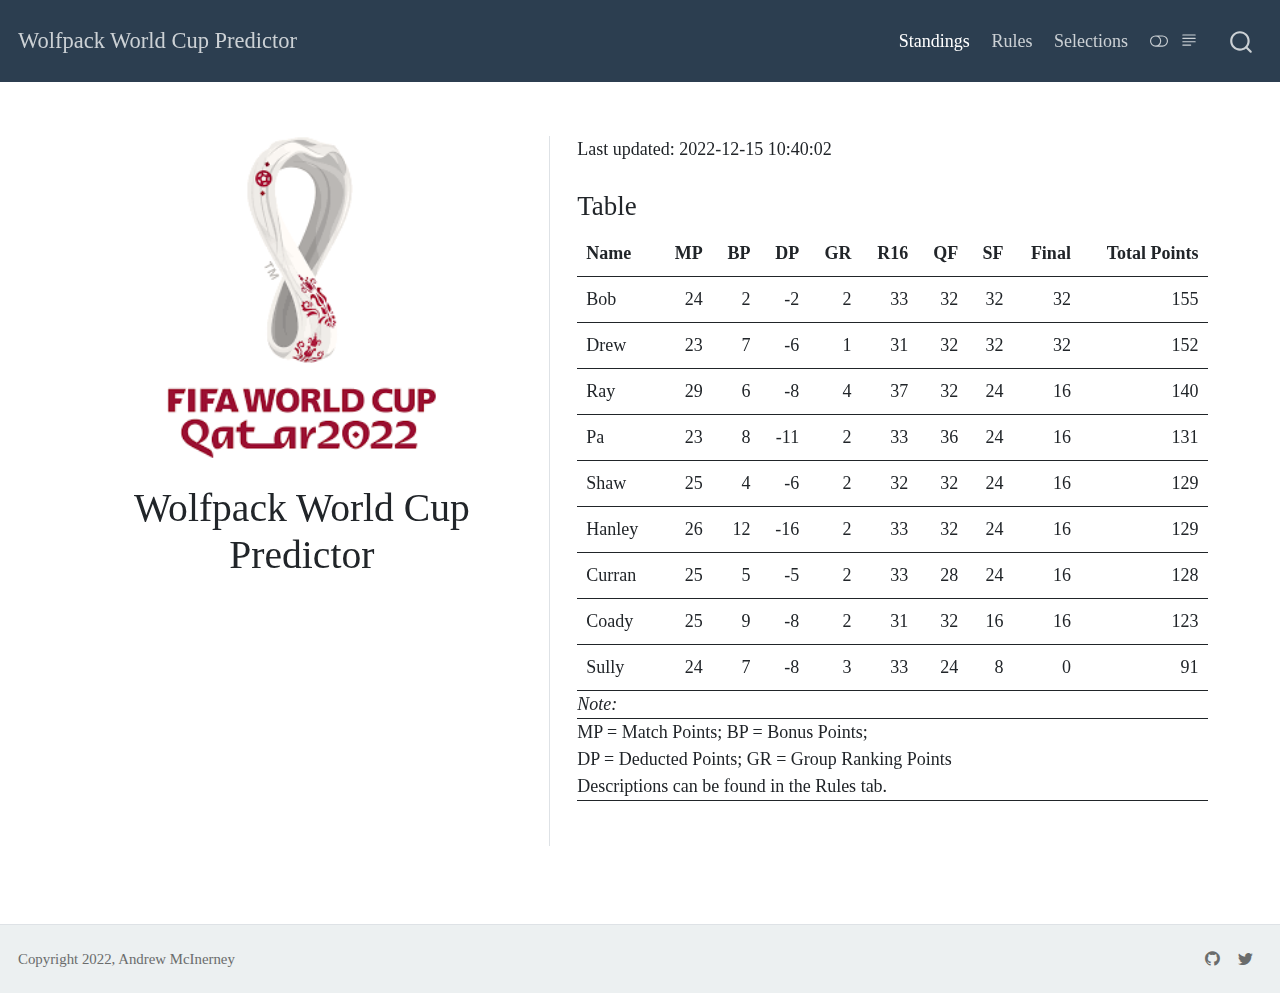
<file: docs/index.html>
<!DOCTYPE html>
<html xmlns="http://www.w3.org/1999/xhtml" lang="en" xml:lang="en"><head>

<meta charset="utf-8">
<meta name="generator" content="quarto-1.1.251">

<meta name="viewport" content="width=device-width, initial-scale=1.0, user-scalable=yes">


<title>Wolfpack World Cup Predictor</title>
<style>
code{white-space: pre-wrap;}
span.smallcaps{font-variant: small-caps;}
div.columns{display: flex; gap: min(4vw, 1.5em);}
div.column{flex: auto; overflow-x: auto;}
div.hanging-indent{margin-left: 1.5em; text-indent: -1.5em;}
ul.task-list{list-style: none;}
ul.task-list li input[type="checkbox"] {
  width: 0.8em;
  margin: 0 0.8em 0.2em -1.6em;
  vertical-align: middle;
}
</style>


<script src="site_libs/quarto-nav/quarto-nav.js"></script>
<script src="site_libs/quarto-nav/headroom.min.js"></script>
<script src="site_libs/clipboard/clipboard.min.js"></script>
<script src="site_libs/quarto-search/autocomplete.umd.js"></script>
<script src="site_libs/quarto-search/fuse.min.js"></script>
<script src="site_libs/quarto-search/quarto-search.js"></script>
<meta name="quarto:offset" content="./">
<link href="./wolfpack.png" rel="icon" type="image/png">
<script src="site_libs/quarto-html/quarto.js"></script>
<script src="site_libs/quarto-html/popper.min.js"></script>
<script src="site_libs/quarto-html/tippy.umd.min.js"></script>
<link href="site_libs/quarto-html/tippy.css" rel="stylesheet">
<link href="site_libs/quarto-html/quarto-syntax-highlighting.css" rel="stylesheet" class="quarto-color-scheme" id="quarto-text-highlighting-styles">
<link href="site_libs/quarto-html/quarto-syntax-highlighting-dark.css" rel="prefetch" class="quarto-color-scheme quarto-color-alternate" id="quarto-text-highlighting-styles">
<script src="site_libs/bootstrap/bootstrap.min.js"></script>
<link href="site_libs/bootstrap/bootstrap-icons.css" rel="stylesheet">
<link href="site_libs/bootstrap/bootstrap.min.css" rel="stylesheet" class="quarto-color-scheme" id="quarto-bootstrap" data-mode="light">
<link href="site_libs/bootstrap/bootstrap-dark.min.css" rel="prefetch" class="quarto-color-scheme quarto-color-alternate" id="quarto-bootstrap" data-mode="dark">
<script id="quarto-search-options" type="application/json">{
  "location": "navbar",
  "copy-button": false,
  "collapse-after": 3,
  "panel-placement": "end",
  "type": "overlay",
  "limit": 20,
  "language": {
    "search-no-results-text": "No results",
    "search-matching-documents-text": "matching documents",
    "search-copy-link-title": "Copy link to search",
    "search-hide-matches-text": "Hide additional matches",
    "search-more-match-text": "more match in this document",
    "search-more-matches-text": "more matches in this document",
    "search-clear-button-title": "Clear",
    "search-detached-cancel-button-title": "Cancel",
    "search-submit-button-title": "Submit"
  }
}</script>

<script src="site_libs/kePrint-0.0.1/kePrint.js"></script>
<link href="site_libs/lightable-0.0.1/lightable.css" rel="stylesheet">


<link rel="stylesheet" href="styles.css">
</head>

<body class="nav-fixed">

<div id="quarto-search-results"></div>
  <header id="quarto-header" class="headroom fixed-top">
    <nav class="navbar navbar-expand-lg navbar-dark ">
      <div class="navbar-container container-fluid">
      <div class="navbar-brand-container">
    <a class="navbar-brand" href="./index.html">
    <span class="navbar-title">Wolfpack World Cup Predictor</span>
    </a>
  </div>
          <button class="navbar-toggler" type="button" data-bs-toggle="collapse" data-bs-target="#navbarCollapse" aria-controls="navbarCollapse" aria-expanded="false" aria-label="Toggle navigation" onclick="if (window.quartoToggleHeadroom) { window.quartoToggleHeadroom(); }">
  <span class="navbar-toggler-icon"></span>
</button>
          <div class="collapse navbar-collapse" id="navbarCollapse">
            <ul class="navbar-nav navbar-nav-scroll ms-auto">
  <li class="nav-item">
    <a class="nav-link active" href="./index.html" aria-current="page">Standings</a>
  </li>  
  <li class="nav-item">
    <a class="nav-link" href="./rules.html">Rules</a>
  </li>  
  <li class="nav-item">
    <a class="nav-link" href="./selections.html">Selections</a>
  </li>  
</ul>
              <div class="quarto-toggle-container">
                  <a href="" class="quarto-color-scheme-toggle nav-link" onclick="window.quartoToggleColorScheme(); return false;" title="Toggle dark mode"><i class="bi"></i></a>
                  <a href="" class="quarto-reader-toggle nav-link" onclick="window.quartoToggleReader(); return false;" title="Toggle reader mode">
  <div class="quarto-reader-toggle-btn">
  <i class="bi"></i>
  </div>
</a>
              </div>
              <div id="quarto-search" class="" title="Search"></div>
          </div> <!-- /navcollapse -->
      </div> <!-- /container-fluid -->
    </nav>
</header>
<!-- content -->
<div id="quarto-content" class="quarto-container page-columns page-rows-contents page-layout-full page-navbar">
<!-- sidebar -->
<!-- margin-sidebar -->
    
<!-- main -->
<div class="quarto-about-trestles column-page">
  <div class="about-entity">
    <img src="wc_logo.png" class="about-image
  rounded " style="width: 15em;">
<header id="title-block-header" class="quarto-title-block default">
<div class="quarto-title">
<h1 class="title">Wolfpack World Cup Predictor</h1>
</div>
<div class="quarto-title-meta">
  </div>
</header>
  </div>
  <div class="about-contents"><main class="content column-page" id="quarto-document-content">
<p>Last updated: 2022-12-15 10:40:02</p>
<section id="table" class="level3">
<h3 data-anchor-id="table">Table</h3>
<div class="cell">
<div class="cell-output-display">
<table class="table" style="margin-left: auto; margin-right: auto;border-bottom: 0;">
 <thead>
  <tr>
   <th style="text-align:left;"> Name </th>
   <th style="text-align:right;"> MP </th>
   <th style="text-align:right;"> BP </th>
   <th style="text-align:right;"> DP </th>
   <th style="text-align:right;"> GR </th>
   <th style="text-align:right;"> R16 </th>
   <th style="text-align:right;"> QF </th>
   <th style="text-align:right;"> SF </th>
   <th style="text-align:right;"> Final </th>
   <th style="text-align:right;"> Total Points </th>
  </tr>
 </thead>
<tbody>
  <tr>
   <td style="text-align:left;"> Bob </td>
   <td style="text-align:right;"> 24 </td>
   <td style="text-align:right;"> 2 </td>
   <td style="text-align:right;"> -2 </td>
   <td style="text-align:right;"> 2 </td>
   <td style="text-align:right;"> 33 </td>
   <td style="text-align:right;"> 32 </td>
   <td style="text-align:right;"> 32 </td>
   <td style="text-align:right;"> 32 </td>
   <td style="text-align:right;"> 155 </td>
  </tr>
  <tr>
   <td style="text-align:left;"> Drew </td>
   <td style="text-align:right;"> 23 </td>
   <td style="text-align:right;"> 7 </td>
   <td style="text-align:right;"> -6 </td>
   <td style="text-align:right;"> 1 </td>
   <td style="text-align:right;"> 31 </td>
   <td style="text-align:right;"> 32 </td>
   <td style="text-align:right;"> 32 </td>
   <td style="text-align:right;"> 32 </td>
   <td style="text-align:right;"> 152 </td>
  </tr>
  <tr>
   <td style="text-align:left;"> Ray </td>
   <td style="text-align:right;"> 29 </td>
   <td style="text-align:right;"> 6 </td>
   <td style="text-align:right;"> -8 </td>
   <td style="text-align:right;"> 4 </td>
   <td style="text-align:right;"> 37 </td>
   <td style="text-align:right;"> 32 </td>
   <td style="text-align:right;"> 24 </td>
   <td style="text-align:right;"> 16 </td>
   <td style="text-align:right;"> 140 </td>
  </tr>
  <tr>
   <td style="text-align:left;"> Pa </td>
   <td style="text-align:right;"> 23 </td>
   <td style="text-align:right;"> 8 </td>
   <td style="text-align:right;"> -11 </td>
   <td style="text-align:right;"> 2 </td>
   <td style="text-align:right;"> 33 </td>
   <td style="text-align:right;"> 36 </td>
   <td style="text-align:right;"> 24 </td>
   <td style="text-align:right;"> 16 </td>
   <td style="text-align:right;"> 131 </td>
  </tr>
  <tr>
   <td style="text-align:left;"> Shaw </td>
   <td style="text-align:right;"> 25 </td>
   <td style="text-align:right;"> 4 </td>
   <td style="text-align:right;"> -6 </td>
   <td style="text-align:right;"> 2 </td>
   <td style="text-align:right;"> 32 </td>
   <td style="text-align:right;"> 32 </td>
   <td style="text-align:right;"> 24 </td>
   <td style="text-align:right;"> 16 </td>
   <td style="text-align:right;"> 129 </td>
  </tr>
  <tr>
   <td style="text-align:left;"> Hanley </td>
   <td style="text-align:right;"> 26 </td>
   <td style="text-align:right;"> 12 </td>
   <td style="text-align:right;"> -16 </td>
   <td style="text-align:right;"> 2 </td>
   <td style="text-align:right;"> 33 </td>
   <td style="text-align:right;"> 32 </td>
   <td style="text-align:right;"> 24 </td>
   <td style="text-align:right;"> 16 </td>
   <td style="text-align:right;"> 129 </td>
  </tr>
  <tr>
   <td style="text-align:left;"> Curran </td>
   <td style="text-align:right;"> 25 </td>
   <td style="text-align:right;"> 5 </td>
   <td style="text-align:right;"> -5 </td>
   <td style="text-align:right;"> 2 </td>
   <td style="text-align:right;"> 33 </td>
   <td style="text-align:right;"> 28 </td>
   <td style="text-align:right;"> 24 </td>
   <td style="text-align:right;"> 16 </td>
   <td style="text-align:right;"> 128 </td>
  </tr>
  <tr>
   <td style="text-align:left;"> Coady </td>
   <td style="text-align:right;"> 25 </td>
   <td style="text-align:right;"> 9 </td>
   <td style="text-align:right;"> -8 </td>
   <td style="text-align:right;"> 2 </td>
   <td style="text-align:right;"> 31 </td>
   <td style="text-align:right;"> 32 </td>
   <td style="text-align:right;"> 16 </td>
   <td style="text-align:right;"> 16 </td>
   <td style="text-align:right;"> 123 </td>
  </tr>
  <tr>
   <td style="text-align:left;"> Sully </td>
   <td style="text-align:right;"> 24 </td>
   <td style="text-align:right;"> 7 </td>
   <td style="text-align:right;"> -8 </td>
   <td style="text-align:right;"> 3 </td>
   <td style="text-align:right;"> 33 </td>
   <td style="text-align:right;"> 24 </td>
   <td style="text-align:right;"> 8 </td>
   <td style="text-align:right;"> 0 </td>
   <td style="text-align:right;"> 91 </td>
  </tr>
</tbody>
<tfoot>
<tr><td style="padding: 0; " colspan="100%"><span style="font-style: italic;">Note: </span></td></tr>
<tr><td style="padding: 0; " colspan="100%">
<sup></sup> MP = Match Points; BP = Bonus Points; <br>           DP = Deducted Points; GR = Group Ranking Points <br> Descriptions can be found in the Rules tab.</td></tr>
</tfoot>
</table>
</div>
</div>


</section>
</main></div>
</div>
 <!-- /main -->
<script id="quarto-html-after-body" type="application/javascript">
window.document.addEventListener("DOMContentLoaded", function (event) {
  const toggleBodyColorMode = (bsSheetEl) => {
    const mode = bsSheetEl.getAttribute("data-mode");
    const bodyEl = window.document.querySelector("body");
    if (mode === "dark") {
      bodyEl.classList.add("quarto-dark");
      bodyEl.classList.remove("quarto-light");
    } else {
      bodyEl.classList.add("quarto-light");
      bodyEl.classList.remove("quarto-dark");
    }
  }
  const toggleBodyColorPrimary = () => {
    const bsSheetEl = window.document.querySelector("link#quarto-bootstrap");
    if (bsSheetEl) {
      toggleBodyColorMode(bsSheetEl);
    }
  }
  toggleBodyColorPrimary();  
  const disableStylesheet = (stylesheets) => {
    for (let i=0; i < stylesheets.length; i++) {
      const stylesheet = stylesheets[i];
      stylesheet.rel = 'prefetch';
    }
  }
  const enableStylesheet = (stylesheets) => {
    for (let i=0; i < stylesheets.length; i++) {
      const stylesheet = stylesheets[i];
      stylesheet.rel = 'stylesheet';
    }
  }
  const manageTransitions = (selector, allowTransitions) => {
    const els = window.document.querySelectorAll(selector);
    for (let i=0; i < els.length; i++) {
      const el = els[i];
      if (allowTransitions) {
        el.classList.remove('notransition');
      } else {
        el.classList.add('notransition');
      }
    }
  }
  const toggleColorMode = (alternate) => {
    // Switch the stylesheets
    const alternateStylesheets = window.document.querySelectorAll('link.quarto-color-scheme.quarto-color-alternate');
    manageTransitions('#quarto-margin-sidebar .nav-link', false);
    if (alternate) {
      enableStylesheet(alternateStylesheets);
      for (const sheetNode of alternateStylesheets) {
        if (sheetNode.id === "quarto-bootstrap") {
          toggleBodyColorMode(sheetNode);
        }
      }
    } else {
      disableStylesheet(alternateStylesheets);
      toggleBodyColorPrimary();
    }
    manageTransitions('#quarto-margin-sidebar .nav-link', true);
    // Switch the toggles
    const toggles = window.document.querySelectorAll('.quarto-color-scheme-toggle');
    for (let i=0; i < toggles.length; i++) {
      const toggle = toggles[i];
      if (toggle) {
        if (alternate) {
          toggle.classList.add("alternate");     
        } else {
          toggle.classList.remove("alternate");
        }
      }
    }
    // Hack to workaround the fact that safari doesn't
    // properly recolor the scrollbar when toggling (#1455)
    if (navigator.userAgent.indexOf('Safari') > 0 && navigator.userAgent.indexOf('Chrome') == -1) {
      manageTransitions("body", false);
      window.scrollTo(0, 1);
      setTimeout(() => {
        window.scrollTo(0, 0);
        manageTransitions("body", true);
      }, 40);  
    }
  }
  const isFileUrl = () => { 
    return window.location.protocol === 'file:';
  }
  const hasAlternateSentinel = () => {  
    let styleSentinel = getColorSchemeSentinel();
    if (styleSentinel !== null) {
      return styleSentinel === "alternate";
    } else {
      return false;
    }
  }
  const setStyleSentinel = (alternate) => {
    const value = alternate ? "alternate" : "default";
    if (!isFileUrl()) {
      window.localStorage.setItem("quarto-color-scheme", value);
    } else {
      localAlternateSentinel = value;
    }
  }
  const getColorSchemeSentinel = () => {
    if (!isFileUrl()) {
      const storageValue = window.localStorage.getItem("quarto-color-scheme");
      return storageValue != null ? storageValue : localAlternateSentinel;
    } else {
      return localAlternateSentinel;
    }
  }
  let localAlternateSentinel = 'default';
  // Dark / light mode switch
  window.quartoToggleColorScheme = () => {
    // Read the current dark / light value 
    let toAlternate = !hasAlternateSentinel();
    toggleColorMode(toAlternate);
    setStyleSentinel(toAlternate);
  };
  // Ensure there is a toggle, if there isn't float one in the top right
  if (window.document.querySelector('.quarto-color-scheme-toggle') === null) {
    const a = window.document.createElement('a');
    a.classList.add('top-right');
    a.classList.add('quarto-color-scheme-toggle');
    a.href = "";
    a.onclick = function() { try { window.quartoToggleColorScheme(); } catch {} return false; };
    const i = window.document.createElement("i");
    i.classList.add('bi');
    a.appendChild(i);
    window.document.body.appendChild(a);
  }
  // Switch to dark mode if need be
  if (hasAlternateSentinel()) {
    toggleColorMode(true);
  } 
  const clipboard = new window.ClipboardJS('.code-copy-button', {
    target: function(trigger) {
      return trigger.previousElementSibling;
    }
  });
  clipboard.on('success', function(e) {
    // button target
    const button = e.trigger;
    // don't keep focus
    button.blur();
    // flash "checked"
    button.classList.add('code-copy-button-checked');
    var currentTitle = button.getAttribute("title");
    button.setAttribute("title", "Copied!");
    setTimeout(function() {
      button.setAttribute("title", currentTitle);
      button.classList.remove('code-copy-button-checked');
    }, 1000);
    // clear code selection
    e.clearSelection();
  });
  function tippyHover(el, contentFn) {
    const config = {
      allowHTML: true,
      content: contentFn,
      maxWidth: 500,
      delay: 100,
      arrow: false,
      appendTo: function(el) {
          return el.parentElement;
      },
      interactive: true,
      interactiveBorder: 10,
      theme: 'quarto',
      placement: 'bottom-start'
    };
    window.tippy(el, config); 
  }
  const noterefs = window.document.querySelectorAll('a[role="doc-noteref"]');
  for (var i=0; i<noterefs.length; i++) {
    const ref = noterefs[i];
    tippyHover(ref, function() {
      // use id or data attribute instead here
      let href = ref.getAttribute('data-footnote-href') || ref.getAttribute('href');
      try { href = new URL(href).hash; } catch {}
      const id = href.replace(/^#\/?/, "");
      const note = window.document.getElementById(id);
      return note.innerHTML;
    });
  }
  var bibliorefs = window.document.querySelectorAll('a[role="doc-biblioref"]');
  for (var i=0; i<bibliorefs.length; i++) {
    const ref = bibliorefs[i];
    const cites = ref.parentNode.getAttribute('data-cites').split(' ');
    tippyHover(ref, function() {
      var popup = window.document.createElement('div');
      cites.forEach(function(cite) {
        var citeDiv = window.document.createElement('div');
        citeDiv.classList.add('hanging-indent');
        citeDiv.classList.add('csl-entry');
        var biblioDiv = window.document.getElementById('ref-' + cite);
        if (biblioDiv) {
          citeDiv.innerHTML = biblioDiv.innerHTML;
        }
        popup.appendChild(citeDiv);
      });
      return popup.innerHTML;
    });
  }
});
</script>
</div> <!-- /content -->
<footer class="footer">
  <div class="nav-footer">
    <div class="nav-footer-left">
      <ul class="footer-items list-unstyled">
    <li class="nav-item">
 Copyright 2022, Andrew McInerney
  </li>  
</ul>
    </div>   
    <div class="nav-footer-right">
      <ul class="footer-items list-unstyled">
    <li class="nav-item compact">
    <a class="nav-link" href="https://github.com/andrew-mcinerney">
      <i class="bi bi-github" role="img">
</i> 
    </a>
  </li>  
    <li class="nav-item compact">
    <a class="nav-link" href="https://twitter.com/andrewmcinerney_">
      <i class="bi bi-twitter" role="img">
</i> 
    </a>
  </li>  
</ul>
    </div>
  </div>
</footer>



</body></html>
</file>
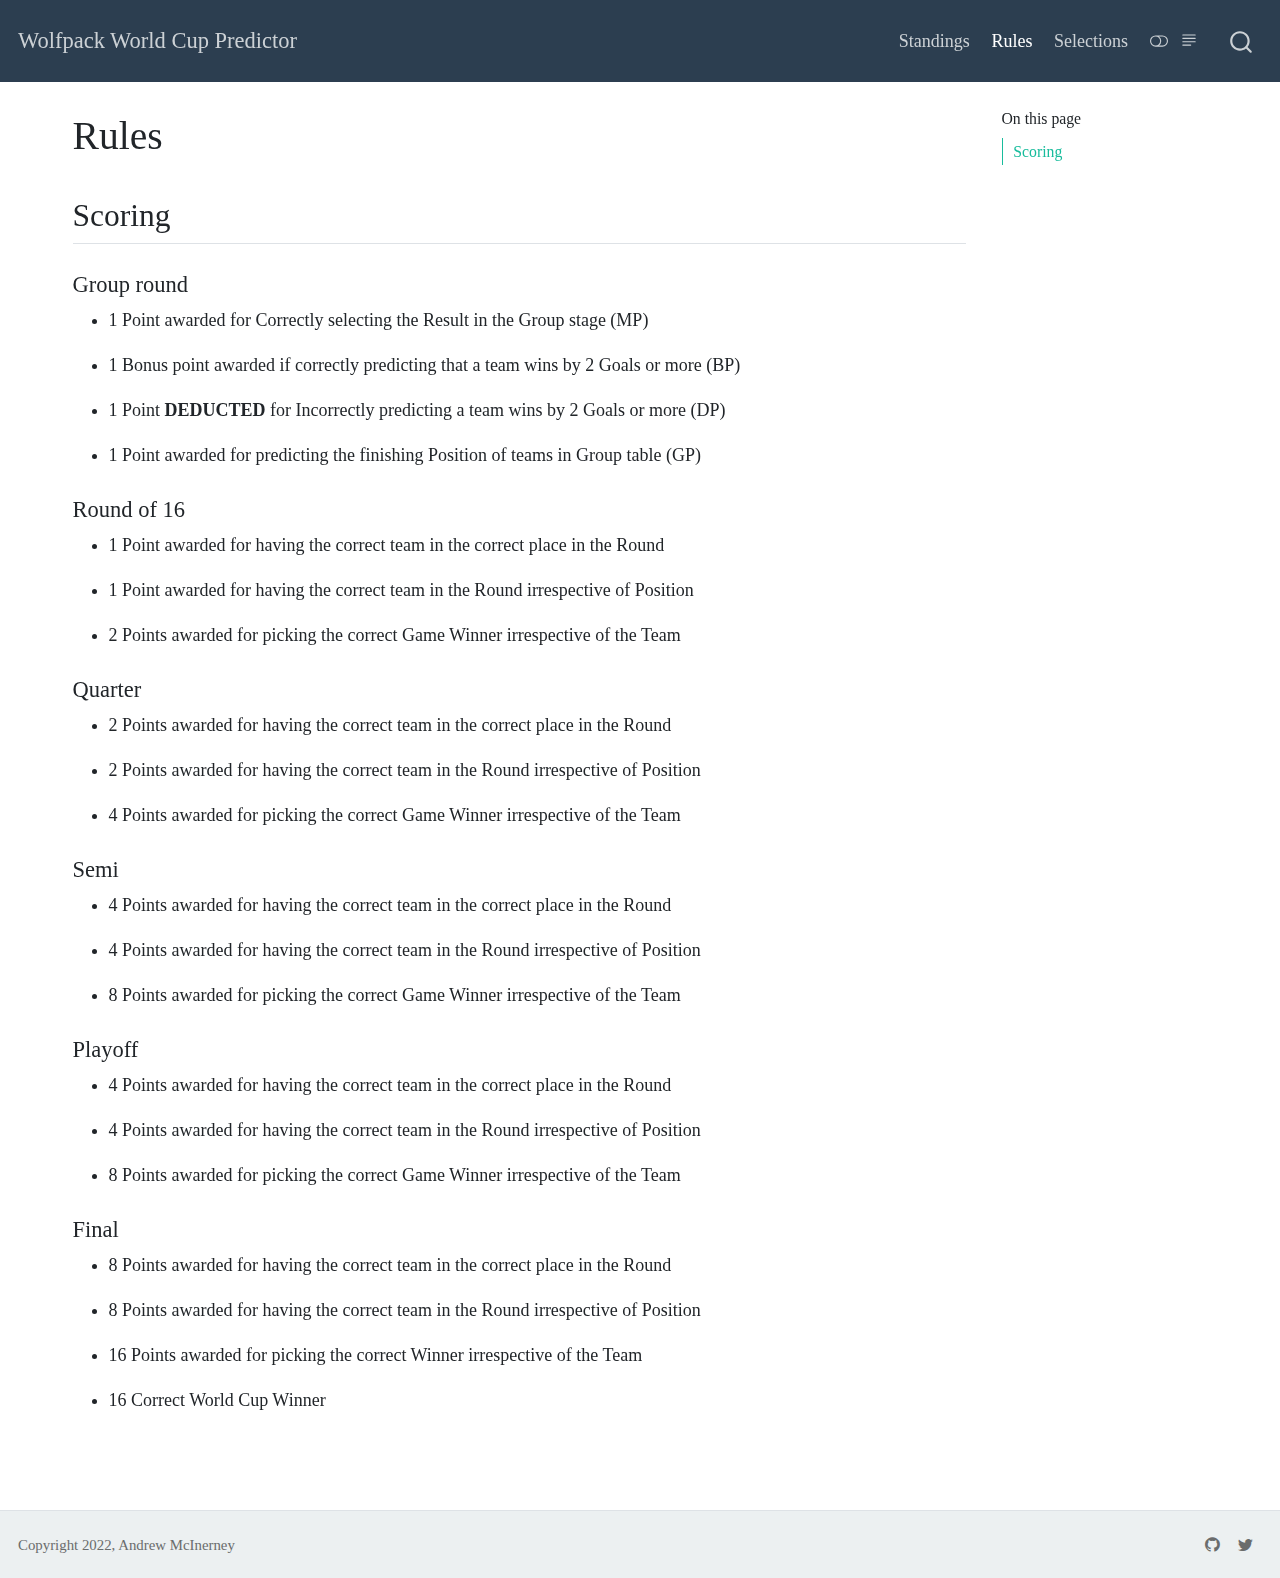
<file: docs/rules.html>
<!DOCTYPE html>
<html xmlns="http://www.w3.org/1999/xhtml" lang="en" xml:lang="en"><head>

<meta charset="utf-8">
<meta name="generator" content="quarto-1.1.251">

<meta name="viewport" content="width=device-width, initial-scale=1.0, user-scalable=yes">


<title>Wolfpack World Cup Predictor - Rules</title>
<style>
code{white-space: pre-wrap;}
span.smallcaps{font-variant: small-caps;}
div.columns{display: flex; gap: min(4vw, 1.5em);}
div.column{flex: auto; overflow-x: auto;}
div.hanging-indent{margin-left: 1.5em; text-indent: -1.5em;}
ul.task-list{list-style: none;}
ul.task-list li input[type="checkbox"] {
  width: 0.8em;
  margin: 0 0.8em 0.2em -1.6em;
  vertical-align: middle;
}
</style>


<script src="site_libs/quarto-nav/quarto-nav.js"></script>
<script src="site_libs/quarto-nav/headroom.min.js"></script>
<script src="site_libs/clipboard/clipboard.min.js"></script>
<script src="site_libs/quarto-search/autocomplete.umd.js"></script>
<script src="site_libs/quarto-search/fuse.min.js"></script>
<script src="site_libs/quarto-search/quarto-search.js"></script>
<meta name="quarto:offset" content="./">
<link href="./wolfpack.png" rel="icon" type="image/png">
<script src="site_libs/quarto-html/quarto.js"></script>
<script src="site_libs/quarto-html/popper.min.js"></script>
<script src="site_libs/quarto-html/tippy.umd.min.js"></script>
<script src="site_libs/quarto-html/anchor.min.js"></script>
<link href="site_libs/quarto-html/tippy.css" rel="stylesheet">
<link href="site_libs/quarto-html/quarto-syntax-highlighting.css" rel="stylesheet" class="quarto-color-scheme" id="quarto-text-highlighting-styles">
<link href="site_libs/quarto-html/quarto-syntax-highlighting-dark.css" rel="prefetch" class="quarto-color-scheme quarto-color-alternate" id="quarto-text-highlighting-styles">
<script src="site_libs/bootstrap/bootstrap.min.js"></script>
<link href="site_libs/bootstrap/bootstrap-icons.css" rel="stylesheet">
<link href="site_libs/bootstrap/bootstrap.min.css" rel="stylesheet" class="quarto-color-scheme" id="quarto-bootstrap" data-mode="light">
<link href="site_libs/bootstrap/bootstrap-dark.min.css" rel="prefetch" class="quarto-color-scheme quarto-color-alternate" id="quarto-bootstrap" data-mode="dark">
<script id="quarto-search-options" type="application/json">{
  "location": "navbar",
  "copy-button": false,
  "collapse-after": 3,
  "panel-placement": "end",
  "type": "overlay",
  "limit": 20,
  "language": {
    "search-no-results-text": "No results",
    "search-matching-documents-text": "matching documents",
    "search-copy-link-title": "Copy link to search",
    "search-hide-matches-text": "Hide additional matches",
    "search-more-match-text": "more match in this document",
    "search-more-matches-text": "more matches in this document",
    "search-clear-button-title": "Clear",
    "search-detached-cancel-button-title": "Cancel",
    "search-submit-button-title": "Submit"
  }
}</script>


<link rel="stylesheet" href="styles.css">
</head>

<body class="nav-fixed">

<div id="quarto-search-results"></div>
  <header id="quarto-header" class="headroom fixed-top">
    <nav class="navbar navbar-expand-lg navbar-dark ">
      <div class="navbar-container container-fluid">
      <div class="navbar-brand-container">
    <a class="navbar-brand" href="./index.html">
    <span class="navbar-title">Wolfpack World Cup Predictor</span>
    </a>
  </div>
          <button class="navbar-toggler" type="button" data-bs-toggle="collapse" data-bs-target="#navbarCollapse" aria-controls="navbarCollapse" aria-expanded="false" aria-label="Toggle navigation" onclick="if (window.quartoToggleHeadroom) { window.quartoToggleHeadroom(); }">
  <span class="navbar-toggler-icon"></span>
</button>
          <div class="collapse navbar-collapse" id="navbarCollapse">
            <ul class="navbar-nav navbar-nav-scroll ms-auto">
  <li class="nav-item">
    <a class="nav-link" href="./index.html">Standings</a>
  </li>  
  <li class="nav-item">
    <a class="nav-link active" href="./rules.html" aria-current="page">Rules</a>
  </li>  
  <li class="nav-item">
    <a class="nav-link" href="./selections.html">Selections</a>
  </li>  
</ul>
              <div class="quarto-toggle-container">
                  <a href="" class="quarto-color-scheme-toggle nav-link" onclick="window.quartoToggleColorScheme(); return false;" title="Toggle dark mode"><i class="bi"></i></a>
                  <a href="" class="quarto-reader-toggle nav-link" onclick="window.quartoToggleReader(); return false;" title="Toggle reader mode">
  <div class="quarto-reader-toggle-btn">
  <i class="bi"></i>
  </div>
</a>
              </div>
              <div id="quarto-search" class="" title="Search"></div>
          </div> <!-- /navcollapse -->
      </div> <!-- /container-fluid -->
    </nav>
</header>
<!-- content -->
<div id="quarto-content" class="quarto-container page-columns page-rows-contents page-layout-full page-navbar">
<!-- sidebar -->
<!-- margin-sidebar -->
    <div id="quarto-margin-sidebar" class="sidebar margin-sidebar">
        <nav id="TOC" role="doc-toc" class="toc-active">
    <h2 id="toc-title">On this page</h2>
   
  <ul>
  <li><a href="#scoring" id="toc-scoring" class="nav-link active" data-scroll-target="#scoring">Scoring</a></li>
  </ul>
</nav>
    </div>
<!-- main -->
<main class="content column-page-left" id="quarto-document-content">

<header id="title-block-header" class="quarto-title-block default">
<div class="quarto-title">
<h1 class="title">Rules</h1>
</div>



<div class="quarto-title-meta">

    
    
  </div>
  

</header>

<section id="scoring" class="level2">
<h2 class="anchored" data-anchor-id="scoring">Scoring</h2>
<section id="group-round" class="level4">
<h4 class="anchored" data-anchor-id="group-round">Group round</h4>
<ul>
<li><p>1 Point awarded for Correctly selecting the Result in the Group stage (MP)</p></li>
<li><p>1 Bonus point awarded if correctly predicting that a team wins by 2 Goals or more (BP)</p></li>
<li><p>1 Point <strong>DEDUCTED</strong> for Incorrectly predicting a team wins by 2 Goals or more (DP)</p></li>
<li><p>1 Point awarded for predicting the finishing Position of teams in Group table (GP)</p></li>
</ul>
</section>
<section id="round-of-16" class="level4">
<h4 class="anchored" data-anchor-id="round-of-16">Round of 16</h4>
<ul>
<li><p>1 Point awarded for having the correct team in the correct place in the Round</p></li>
<li><p>1 Point awarded for having the correct team in the Round irrespective of Position</p></li>
<li><p>2 Points awarded for picking the correct Game Winner irrespective of the Team</p></li>
</ul>
</section>
<section id="quarter" class="level4">
<h4 class="anchored" data-anchor-id="quarter">Quarter</h4>
<ul>
<li><p>2 Points awarded for having the correct team in the correct place in the Round</p></li>
<li><p>2 Points awarded for having the correct team in the Round irrespective of Position</p></li>
<li><p>4 Points awarded for picking the correct Game Winner irrespective of the Team</p></li>
</ul>
</section>
<section id="semi" class="level4">
<h4 class="anchored" data-anchor-id="semi">Semi</h4>
<ul>
<li><p>4 Points awarded for having the correct team in the correct place in the Round</p></li>
<li><p>4 Points awarded for having the correct team in the Round irrespective of Position</p></li>
<li><p>8 Points awarded for picking the correct Game Winner irrespective of the Team</p></li>
</ul>
</section>
<section id="playoff" class="level4">
<h4 class="anchored" data-anchor-id="playoff">Playoff</h4>
<ul>
<li><p>4 Points awarded for having the correct team in the correct place in the Round</p></li>
<li><p>4 Points awarded for having the correct team in the Round irrespective of Position</p></li>
<li><p>8 Points awarded for picking the correct Game Winner irrespective of the Team</p></li>
</ul>
</section>
<section id="final" class="level4">
<h4 class="anchored" data-anchor-id="final">Final</h4>
<ul>
<li><p>8 Points awarded for having the correct team in the correct place in the Round</p></li>
<li><p>8 Points awarded for having the correct team in the Round irrespective of Position</p></li>
<li><p>16 Points awarded for picking the correct Winner irrespective of the Team</p></li>
<li><p>16 Correct World Cup Winner</p></li>
</ul>


</section>
</section>

</main> <!-- /main -->
<script id="quarto-html-after-body" type="application/javascript">
window.document.addEventListener("DOMContentLoaded", function (event) {
  const toggleBodyColorMode = (bsSheetEl) => {
    const mode = bsSheetEl.getAttribute("data-mode");
    const bodyEl = window.document.querySelector("body");
    if (mode === "dark") {
      bodyEl.classList.add("quarto-dark");
      bodyEl.classList.remove("quarto-light");
    } else {
      bodyEl.classList.add("quarto-light");
      bodyEl.classList.remove("quarto-dark");
    }
  }
  const toggleBodyColorPrimary = () => {
    const bsSheetEl = window.document.querySelector("link#quarto-bootstrap");
    if (bsSheetEl) {
      toggleBodyColorMode(bsSheetEl);
    }
  }
  toggleBodyColorPrimary();  
  const disableStylesheet = (stylesheets) => {
    for (let i=0; i < stylesheets.length; i++) {
      const stylesheet = stylesheets[i];
      stylesheet.rel = 'prefetch';
    }
  }
  const enableStylesheet = (stylesheets) => {
    for (let i=0; i < stylesheets.length; i++) {
      const stylesheet = stylesheets[i];
      stylesheet.rel = 'stylesheet';
    }
  }
  const manageTransitions = (selector, allowTransitions) => {
    const els = window.document.querySelectorAll(selector);
    for (let i=0; i < els.length; i++) {
      const el = els[i];
      if (allowTransitions) {
        el.classList.remove('notransition');
      } else {
        el.classList.add('notransition');
      }
    }
  }
  const toggleColorMode = (alternate) => {
    // Switch the stylesheets
    const alternateStylesheets = window.document.querySelectorAll('link.quarto-color-scheme.quarto-color-alternate');
    manageTransitions('#quarto-margin-sidebar .nav-link', false);
    if (alternate) {
      enableStylesheet(alternateStylesheets);
      for (const sheetNode of alternateStylesheets) {
        if (sheetNode.id === "quarto-bootstrap") {
          toggleBodyColorMode(sheetNode);
        }
      }
    } else {
      disableStylesheet(alternateStylesheets);
      toggleBodyColorPrimary();
    }
    manageTransitions('#quarto-margin-sidebar .nav-link', true);
    // Switch the toggles
    const toggles = window.document.querySelectorAll('.quarto-color-scheme-toggle');
    for (let i=0; i < toggles.length; i++) {
      const toggle = toggles[i];
      if (toggle) {
        if (alternate) {
          toggle.classList.add("alternate");     
        } else {
          toggle.classList.remove("alternate");
        }
      }
    }
    // Hack to workaround the fact that safari doesn't
    // properly recolor the scrollbar when toggling (#1455)
    if (navigator.userAgent.indexOf('Safari') > 0 && navigator.userAgent.indexOf('Chrome') == -1) {
      manageTransitions("body", false);
      window.scrollTo(0, 1);
      setTimeout(() => {
        window.scrollTo(0, 0);
        manageTransitions("body", true);
      }, 40);  
    }
  }
  const isFileUrl = () => { 
    return window.location.protocol === 'file:';
  }
  const hasAlternateSentinel = () => {  
    let styleSentinel = getColorSchemeSentinel();
    if (styleSentinel !== null) {
      return styleSentinel === "alternate";
    } else {
      return false;
    }
  }
  const setStyleSentinel = (alternate) => {
    const value = alternate ? "alternate" : "default";
    if (!isFileUrl()) {
      window.localStorage.setItem("quarto-color-scheme", value);
    } else {
      localAlternateSentinel = value;
    }
  }
  const getColorSchemeSentinel = () => {
    if (!isFileUrl()) {
      const storageValue = window.localStorage.getItem("quarto-color-scheme");
      return storageValue != null ? storageValue : localAlternateSentinel;
    } else {
      return localAlternateSentinel;
    }
  }
  let localAlternateSentinel = 'default';
  // Dark / light mode switch
  window.quartoToggleColorScheme = () => {
    // Read the current dark / light value 
    let toAlternate = !hasAlternateSentinel();
    toggleColorMode(toAlternate);
    setStyleSentinel(toAlternate);
  };
  // Ensure there is a toggle, if there isn't float one in the top right
  if (window.document.querySelector('.quarto-color-scheme-toggle') === null) {
    const a = window.document.createElement('a');
    a.classList.add('top-right');
    a.classList.add('quarto-color-scheme-toggle');
    a.href = "";
    a.onclick = function() { try { window.quartoToggleColorScheme(); } catch {} return false; };
    const i = window.document.createElement("i");
    i.classList.add('bi');
    a.appendChild(i);
    window.document.body.appendChild(a);
  }
  // Switch to dark mode if need be
  if (hasAlternateSentinel()) {
    toggleColorMode(true);
  } 
  const icon = "";
  const anchorJS = new window.AnchorJS();
  anchorJS.options = {
    placement: 'right',
    icon: icon
  };
  anchorJS.add('.anchored');
  const clipboard = new window.ClipboardJS('.code-copy-button', {
    target: function(trigger) {
      return trigger.previousElementSibling;
    }
  });
  clipboard.on('success', function(e) {
    // button target
    const button = e.trigger;
    // don't keep focus
    button.blur();
    // flash "checked"
    button.classList.add('code-copy-button-checked');
    var currentTitle = button.getAttribute("title");
    button.setAttribute("title", "Copied!");
    setTimeout(function() {
      button.setAttribute("title", currentTitle);
      button.classList.remove('code-copy-button-checked');
    }, 1000);
    // clear code selection
    e.clearSelection();
  });
  function tippyHover(el, contentFn) {
    const config = {
      allowHTML: true,
      content: contentFn,
      maxWidth: 500,
      delay: 100,
      arrow: false,
      appendTo: function(el) {
          return el.parentElement;
      },
      interactive: true,
      interactiveBorder: 10,
      theme: 'quarto',
      placement: 'bottom-start'
    };
    window.tippy(el, config); 
  }
  const noterefs = window.document.querySelectorAll('a[role="doc-noteref"]');
  for (var i=0; i<noterefs.length; i++) {
    const ref = noterefs[i];
    tippyHover(ref, function() {
      // use id or data attribute instead here
      let href = ref.getAttribute('data-footnote-href') || ref.getAttribute('href');
      try { href = new URL(href).hash; } catch {}
      const id = href.replace(/^#\/?/, "");
      const note = window.document.getElementById(id);
      return note.innerHTML;
    });
  }
  var bibliorefs = window.document.querySelectorAll('a[role="doc-biblioref"]');
  for (var i=0; i<bibliorefs.length; i++) {
    const ref = bibliorefs[i];
    const cites = ref.parentNode.getAttribute('data-cites').split(' ');
    tippyHover(ref, function() {
      var popup = window.document.createElement('div');
      cites.forEach(function(cite) {
        var citeDiv = window.document.createElement('div');
        citeDiv.classList.add('hanging-indent');
        citeDiv.classList.add('csl-entry');
        var biblioDiv = window.document.getElementById('ref-' + cite);
        if (biblioDiv) {
          citeDiv.innerHTML = biblioDiv.innerHTML;
        }
        popup.appendChild(citeDiv);
      });
      return popup.innerHTML;
    });
  }
});
</script>
</div> <!-- /content -->
<footer class="footer">
  <div class="nav-footer">
    <div class="nav-footer-left">
      <ul class="footer-items list-unstyled">
    <li class="nav-item">
 Copyright 2022, Andrew McInerney
  </li>  
</ul>
    </div>   
    <div class="nav-footer-right">
      <ul class="footer-items list-unstyled">
    <li class="nav-item compact">
    <a class="nav-link" href="https://github.com/andrew-mcinerney">
      <i class="bi bi-github" role="img">
</i> 
    </a>
  </li>  
    <li class="nav-item compact">
    <a class="nav-link" href="https://twitter.com/andrewmcinerney_">
      <i class="bi bi-twitter" role="img">
</i> 
    </a>
  </li>  
</ul>
    </div>
  </div>
</footer>



</body></html>
</file>
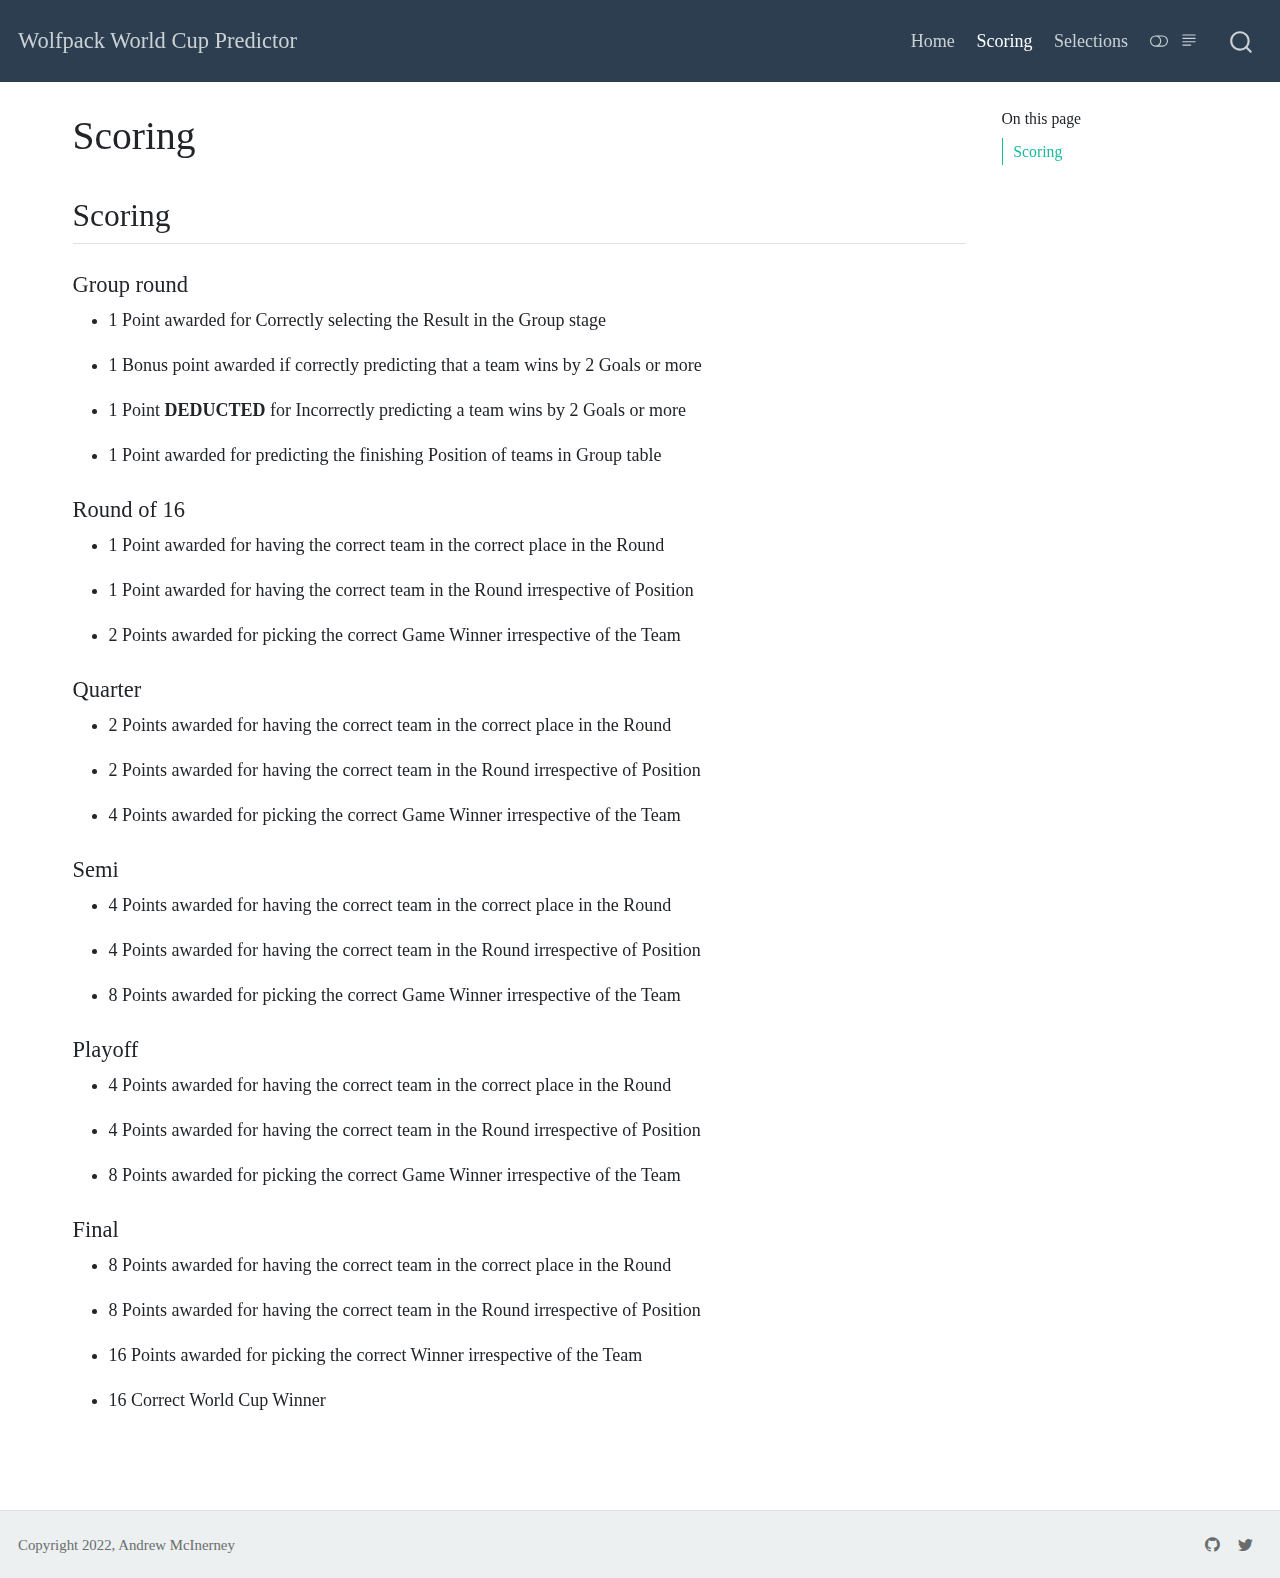
<file: docs/standings.html>
<!DOCTYPE html>
<html xmlns="http://www.w3.org/1999/xhtml" lang="en" xml:lang="en"><head>

<meta charset="utf-8">
<meta name="generator" content="quarto-1.1.251">

<meta name="viewport" content="width=device-width, initial-scale=1.0, user-scalable=yes">


<title>Wolfpack World Cup Predictor - Scoring</title>
<style>
code{white-space: pre-wrap;}
span.smallcaps{font-variant: small-caps;}
div.columns{display: flex; gap: min(4vw, 1.5em);}
div.column{flex: auto; overflow-x: auto;}
div.hanging-indent{margin-left: 1.5em; text-indent: -1.5em;}
ul.task-list{list-style: none;}
ul.task-list li input[type="checkbox"] {
  width: 0.8em;
  margin: 0 0.8em 0.2em -1.6em;
  vertical-align: middle;
}
</style>


<script src="site_libs/quarto-nav/quarto-nav.js"></script>
<script src="site_libs/quarto-nav/headroom.min.js"></script>
<script src="site_libs/clipboard/clipboard.min.js"></script>
<script src="site_libs/quarto-search/autocomplete.umd.js"></script>
<script src="site_libs/quarto-search/fuse.min.js"></script>
<script src="site_libs/quarto-search/quarto-search.js"></script>
<meta name="quarto:offset" content="./">
<script src="site_libs/quarto-html/quarto.js"></script>
<script src="site_libs/quarto-html/popper.min.js"></script>
<script src="site_libs/quarto-html/tippy.umd.min.js"></script>
<script src="site_libs/quarto-html/anchor.min.js"></script>
<link href="site_libs/quarto-html/tippy.css" rel="stylesheet">
<link href="site_libs/quarto-html/quarto-syntax-highlighting.css" rel="stylesheet" class="quarto-color-scheme" id="quarto-text-highlighting-styles">
<link href="site_libs/quarto-html/quarto-syntax-highlighting-dark.css" rel="prefetch" class="quarto-color-scheme quarto-color-alternate" id="quarto-text-highlighting-styles">
<script src="site_libs/bootstrap/bootstrap.min.js"></script>
<link href="site_libs/bootstrap/bootstrap-icons.css" rel="stylesheet">
<link href="site_libs/bootstrap/bootstrap.min.css" rel="stylesheet" class="quarto-color-scheme" id="quarto-bootstrap" data-mode="light">
<link href="site_libs/bootstrap/bootstrap-dark.min.css" rel="prefetch" class="quarto-color-scheme quarto-color-alternate" id="quarto-bootstrap" data-mode="dark">
<script id="quarto-search-options" type="application/json">{
  "location": "navbar",
  "copy-button": false,
  "collapse-after": 3,
  "panel-placement": "end",
  "type": "overlay",
  "limit": 20,
  "language": {
    "search-no-results-text": "No results",
    "search-matching-documents-text": "matching documents",
    "search-copy-link-title": "Copy link to search",
    "search-hide-matches-text": "Hide additional matches",
    "search-more-match-text": "more match in this document",
    "search-more-matches-text": "more matches in this document",
    "search-clear-button-title": "Clear",
    "search-detached-cancel-button-title": "Cancel",
    "search-submit-button-title": "Submit"
  }
}</script>


<link rel="stylesheet" href="styles.css">
</head>

<body class="nav-fixed">

<div id="quarto-search-results"></div>
  <header id="quarto-header" class="headroom fixed-top">
    <nav class="navbar navbar-expand-lg navbar-dark ">
      <div class="navbar-container container-fluid">
      <div class="navbar-brand-container">
    <a class="navbar-brand" href="./index.html">
    <span class="navbar-title">Wolfpack World Cup Predictor</span>
    </a>
  </div>
          <button class="navbar-toggler" type="button" data-bs-toggle="collapse" data-bs-target="#navbarCollapse" aria-controls="navbarCollapse" aria-expanded="false" aria-label="Toggle navigation" onclick="if (window.quartoToggleHeadroom) { window.quartoToggleHeadroom(); }">
  <span class="navbar-toggler-icon"></span>
</button>
          <div class="collapse navbar-collapse" id="navbarCollapse">
            <ul class="navbar-nav navbar-nav-scroll ms-auto">
  <li class="nav-item">
    <a class="nav-link" href="./index.html">Home</a>
  </li>  
  <li class="nav-item">
    <a class="nav-link active" href="./standings.html" aria-current="page">Scoring</a>
  </li>  
  <li class="nav-item">
    <a class="nav-link" href="./selections.html">Selections</a>
  </li>  
</ul>
              <div class="quarto-toggle-container">
                  <a href="" class="quarto-color-scheme-toggle nav-link" onclick="window.quartoToggleColorScheme(); return false;" title="Toggle dark mode"><i class="bi"></i></a>
                  <a href="" class="quarto-reader-toggle nav-link" onclick="window.quartoToggleReader(); return false;" title="Toggle reader mode">
  <div class="quarto-reader-toggle-btn">
  <i class="bi"></i>
  </div>
</a>
              </div>
              <div id="quarto-search" class="" title="Search"></div>
          </div> <!-- /navcollapse -->
      </div> <!-- /container-fluid -->
    </nav>
</header>
<!-- content -->
<div id="quarto-content" class="quarto-container page-columns page-rows-contents page-layout-full page-navbar">
<!-- sidebar -->
<!-- margin-sidebar -->
    <div id="quarto-margin-sidebar" class="sidebar margin-sidebar">
        <nav id="TOC" role="doc-toc" class="toc-active">
    <h2 id="toc-title">On this page</h2>
   
  <ul>
  <li><a href="#scoring" id="toc-scoring" class="nav-link active" data-scroll-target="#scoring">Scoring</a></li>
  </ul>
</nav>
    </div>
<!-- main -->
<main class="content column-page-left" id="quarto-document-content">

<header id="title-block-header" class="quarto-title-block default">
<div class="quarto-title">
<h1 class="title">Scoring</h1>
</div>



<div class="quarto-title-meta">

    
    
  </div>
  

</header>

<section id="scoring" class="level2">
<h2 class="anchored" data-anchor-id="scoring">Scoring</h2>
<section id="group-round" class="level4">
<h4 class="anchored" data-anchor-id="group-round">Group round</h4>
<ul>
<li><p>1 Point awarded for Correctly selecting the Result in the Group stage</p></li>
<li><p>1 Bonus point awarded if correctly predicting that a team wins by 2 Goals or more</p></li>
<li><p>1 Point <strong>DEDUCTED</strong> for Incorrectly predicting a team wins by 2 Goals or more</p></li>
<li><p>1 Point awarded for predicting the finishing Position of teams in Group table</p></li>
</ul>
</section>
<section id="round-of-16" class="level4">
<h4 class="anchored" data-anchor-id="round-of-16">Round of 16</h4>
<ul>
<li><p>1 Point awarded for having the correct team in the correct place in the Round</p></li>
<li><p>1 Point awarded for having the correct team in the Round irrespective of Position</p></li>
<li><p>2 Points awarded for picking the correct Game Winner irrespective of the Team</p></li>
</ul>
</section>
<section id="quarter" class="level4">
<h4 class="anchored" data-anchor-id="quarter">Quarter</h4>
<ul>
<li><p>2 Points awarded for having the correct team in the correct place in the Round</p></li>
<li><p>2 Points awarded for having the correct team in the Round irrespective of Position</p></li>
<li><p>4 Points awarded for picking the correct Game Winner irrespective of the Team</p></li>
</ul>
</section>
<section id="semi" class="level4">
<h4 class="anchored" data-anchor-id="semi">Semi</h4>
<ul>
<li><p>4 Points awarded for having the correct team in the correct place in the Round</p></li>
<li><p>4 Points awarded for having the correct team in the Round irrespective of Position</p></li>
<li><p>8 Points awarded for picking the correct Game Winner irrespective of the Team</p></li>
</ul>
</section>
<section id="playoff" class="level4">
<h4 class="anchored" data-anchor-id="playoff">Playoff</h4>
<ul>
<li><p>4 Points awarded for having the correct team in the correct place in the Round</p></li>
<li><p>4 Points awarded for having the correct team in the Round irrespective of Position</p></li>
<li><p>8 Points awarded for picking the correct Game Winner irrespective of the Team</p></li>
</ul>
</section>
<section id="final" class="level4">
<h4 class="anchored" data-anchor-id="final">Final</h4>
<ul>
<li><p>8 Points awarded for having the correct team in the correct place in the Round</p></li>
<li><p>8 Points awarded for having the correct team in the Round irrespective of Position</p></li>
<li><p>16 Points awarded for picking the correct Winner irrespective of the Team</p></li>
<li><p>16 Correct World Cup Winner</p></li>
</ul>


</section>
</section>

</main> <!-- /main -->
<script id="quarto-html-after-body" type="application/javascript">
window.document.addEventListener("DOMContentLoaded", function (event) {
  const toggleBodyColorMode = (bsSheetEl) => {
    const mode = bsSheetEl.getAttribute("data-mode");
    const bodyEl = window.document.querySelector("body");
    if (mode === "dark") {
      bodyEl.classList.add("quarto-dark");
      bodyEl.classList.remove("quarto-light");
    } else {
      bodyEl.classList.add("quarto-light");
      bodyEl.classList.remove("quarto-dark");
    }
  }
  const toggleBodyColorPrimary = () => {
    const bsSheetEl = window.document.querySelector("link#quarto-bootstrap");
    if (bsSheetEl) {
      toggleBodyColorMode(bsSheetEl);
    }
  }
  toggleBodyColorPrimary();  
  const disableStylesheet = (stylesheets) => {
    for (let i=0; i < stylesheets.length; i++) {
      const stylesheet = stylesheets[i];
      stylesheet.rel = 'prefetch';
    }
  }
  const enableStylesheet = (stylesheets) => {
    for (let i=0; i < stylesheets.length; i++) {
      const stylesheet = stylesheets[i];
      stylesheet.rel = 'stylesheet';
    }
  }
  const manageTransitions = (selector, allowTransitions) => {
    const els = window.document.querySelectorAll(selector);
    for (let i=0; i < els.length; i++) {
      const el = els[i];
      if (allowTransitions) {
        el.classList.remove('notransition');
      } else {
        el.classList.add('notransition');
      }
    }
  }
  const toggleColorMode = (alternate) => {
    // Switch the stylesheets
    const alternateStylesheets = window.document.querySelectorAll('link.quarto-color-scheme.quarto-color-alternate');
    manageTransitions('#quarto-margin-sidebar .nav-link', false);
    if (alternate) {
      enableStylesheet(alternateStylesheets);
      for (const sheetNode of alternateStylesheets) {
        if (sheetNode.id === "quarto-bootstrap") {
          toggleBodyColorMode(sheetNode);
        }
      }
    } else {
      disableStylesheet(alternateStylesheets);
      toggleBodyColorPrimary();
    }
    manageTransitions('#quarto-margin-sidebar .nav-link', true);
    // Switch the toggles
    const toggles = window.document.querySelectorAll('.quarto-color-scheme-toggle');
    for (let i=0; i < toggles.length; i++) {
      const toggle = toggles[i];
      if (toggle) {
        if (alternate) {
          toggle.classList.add("alternate");     
        } else {
          toggle.classList.remove("alternate");
        }
      }
    }
    // Hack to workaround the fact that safari doesn't
    // properly recolor the scrollbar when toggling (#1455)
    if (navigator.userAgent.indexOf('Safari') > 0 && navigator.userAgent.indexOf('Chrome') == -1) {
      manageTransitions("body", false);
      window.scrollTo(0, 1);
      setTimeout(() => {
        window.scrollTo(0, 0);
        manageTransitions("body", true);
      }, 40);  
    }
  }
  const isFileUrl = () => { 
    return window.location.protocol === 'file:';
  }
  const hasAlternateSentinel = () => {  
    let styleSentinel = getColorSchemeSentinel();
    if (styleSentinel !== null) {
      return styleSentinel === "alternate";
    } else {
      return false;
    }
  }
  const setStyleSentinel = (alternate) => {
    const value = alternate ? "alternate" : "default";
    if (!isFileUrl()) {
      window.localStorage.setItem("quarto-color-scheme", value);
    } else {
      localAlternateSentinel = value;
    }
  }
  const getColorSchemeSentinel = () => {
    if (!isFileUrl()) {
      const storageValue = window.localStorage.getItem("quarto-color-scheme");
      return storageValue != null ? storageValue : localAlternateSentinel;
    } else {
      return localAlternateSentinel;
    }
  }
  let localAlternateSentinel = 'default';
  // Dark / light mode switch
  window.quartoToggleColorScheme = () => {
    // Read the current dark / light value 
    let toAlternate = !hasAlternateSentinel();
    toggleColorMode(toAlternate);
    setStyleSentinel(toAlternate);
  };
  // Ensure there is a toggle, if there isn't float one in the top right
  if (window.document.querySelector('.quarto-color-scheme-toggle') === null) {
    const a = window.document.createElement('a');
    a.classList.add('top-right');
    a.classList.add('quarto-color-scheme-toggle');
    a.href = "";
    a.onclick = function() { try { window.quartoToggleColorScheme(); } catch {} return false; };
    const i = window.document.createElement("i");
    i.classList.add('bi');
    a.appendChild(i);
    window.document.body.appendChild(a);
  }
  // Switch to dark mode if need be
  if (hasAlternateSentinel()) {
    toggleColorMode(true);
  } 
  const icon = "";
  const anchorJS = new window.AnchorJS();
  anchorJS.options = {
    placement: 'right',
    icon: icon
  };
  anchorJS.add('.anchored');
  const clipboard = new window.ClipboardJS('.code-copy-button', {
    target: function(trigger) {
      return trigger.previousElementSibling;
    }
  });
  clipboard.on('success', function(e) {
    // button target
    const button = e.trigger;
    // don't keep focus
    button.blur();
    // flash "checked"
    button.classList.add('code-copy-button-checked');
    var currentTitle = button.getAttribute("title");
    button.setAttribute("title", "Copied!");
    setTimeout(function() {
      button.setAttribute("title", currentTitle);
      button.classList.remove('code-copy-button-checked');
    }, 1000);
    // clear code selection
    e.clearSelection();
  });
  function tippyHover(el, contentFn) {
    const config = {
      allowHTML: true,
      content: contentFn,
      maxWidth: 500,
      delay: 100,
      arrow: false,
      appendTo: function(el) {
          return el.parentElement;
      },
      interactive: true,
      interactiveBorder: 10,
      theme: 'quarto',
      placement: 'bottom-start'
    };
    window.tippy(el, config); 
  }
  const noterefs = window.document.querySelectorAll('a[role="doc-noteref"]');
  for (var i=0; i<noterefs.length; i++) {
    const ref = noterefs[i];
    tippyHover(ref, function() {
      // use id or data attribute instead here
      let href = ref.getAttribute('data-footnote-href') || ref.getAttribute('href');
      try { href = new URL(href).hash; } catch {}
      const id = href.replace(/^#\/?/, "");
      const note = window.document.getElementById(id);
      return note.innerHTML;
    });
  }
  var bibliorefs = window.document.querySelectorAll('a[role="doc-biblioref"]');
  for (var i=0; i<bibliorefs.length; i++) {
    const ref = bibliorefs[i];
    const cites = ref.parentNode.getAttribute('data-cites').split(' ');
    tippyHover(ref, function() {
      var popup = window.document.createElement('div');
      cites.forEach(function(cite) {
        var citeDiv = window.document.createElement('div');
        citeDiv.classList.add('hanging-indent');
        citeDiv.classList.add('csl-entry');
        var biblioDiv = window.document.getElementById('ref-' + cite);
        if (biblioDiv) {
          citeDiv.innerHTML = biblioDiv.innerHTML;
        }
        popup.appendChild(citeDiv);
      });
      return popup.innerHTML;
    });
  }
});
</script>
</div> <!-- /content -->
<footer class="footer">
  <div class="nav-footer">
    <div class="nav-footer-left">
      <ul class="footer-items list-unstyled">
    <li class="nav-item">
 Copyright 2022, Andrew McInerney
  </li>  
</ul>
    </div>   
    <div class="nav-footer-right">
      <ul class="footer-items list-unstyled">
    <li class="nav-item compact">
    <a class="nav-link" href="https://github.com/andrew-mcinerney">
      <i class="bi bi-github" role="img">
</i> 
    </a>
  </li>  
    <li class="nav-item compact">
    <a class="nav-link" href="https://twitter.com/andrewmcinerney_">
      <i class="bi bi-twitter" role="img">
</i> 
    </a>
  </li>  
</ul>
    </div>
  </div>
</footer>



</body></html>
</file>
<file: docs/site_libs/quarto-html/tippy.css>
.tippy-box[data-animation=fade][data-state=hidden]{opacity:0}[data-tippy-root]{max-width:calc(100vw - 10px)}.tippy-box{position:relative;background-color:#333;color:#fff;border-radius:4px;font-size:14px;line-height:1.4;white-space:normal;outline:0;transition-property:transform,visibility,opacity}.tippy-box[data-placement^=top]>.tippy-arrow{bottom:0}.tippy-box[data-placement^=top]>.tippy-arrow:before{bottom:-7px;left:0;border-width:8px 8px 0;border-top-color:initial;transform-origin:center top}.tippy-box[data-placement^=bottom]>.tippy-arrow{top:0}.tippy-box[data-placement^=bottom]>.tippy-arrow:before{top:-7px;left:0;border-width:0 8px 8px;border-bottom-color:initial;transform-origin:center bottom}.tippy-box[data-placement^=left]>.tippy-arrow{right:0}.tippy-box[data-placement^=left]>.tippy-arrow:before{border-width:8px 0 8px 8px;border-left-color:initial;right:-7px;transform-origin:center left}.tippy-box[data-placement^=right]>.tippy-arrow{left:0}.tippy-box[data-placement^=right]>.tippy-arrow:before{left:-7px;border-width:8px 8px 8px 0;border-right-color:initial;transform-origin:center right}.tippy-box[data-inertia][data-state=visible]{transition-timing-function:cubic-bezier(.54,1.5,.38,1.11)}.tippy-arrow{width:16px;height:16px;color:#333}.tippy-arrow:before{content:"";position:absolute;border-color:transparent;border-style:solid}.tippy-content{position:relative;padding:5px 9px;z-index:1}
</file>
<file: docs/site_libs/quarto-html/quarto-syntax-highlighting.css>
/* quarto syntax highlight colors */
:root {
  --quarto-hl-ot-color: #003B4F;
  --quarto-hl-at-color: #657422;
  --quarto-hl-ss-color: #20794D;
  --quarto-hl-an-color: #5E5E5E;
  --quarto-hl-fu-color: #4758AB;
  --quarto-hl-st-color: #20794D;
  --quarto-hl-cf-color: #003B4F;
  --quarto-hl-op-color: #5E5E5E;
  --quarto-hl-er-color: #AD0000;
  --quarto-hl-bn-color: #AD0000;
  --quarto-hl-al-color: #AD0000;
  --quarto-hl-va-color: #111111;
  --quarto-hl-bu-color: inherit;
  --quarto-hl-ex-color: inherit;
  --quarto-hl-pp-color: #AD0000;
  --quarto-hl-in-color: #5E5E5E;
  --quarto-hl-vs-color: #20794D;
  --quarto-hl-wa-color: #5E5E5E;
  --quarto-hl-do-color: #5E5E5E;
  --quarto-hl-im-color: #00769E;
  --quarto-hl-ch-color: #20794D;
  --quarto-hl-dt-color: #AD0000;
  --quarto-hl-fl-color: #AD0000;
  --quarto-hl-co-color: #5E5E5E;
  --quarto-hl-cv-color: #5E5E5E;
  --quarto-hl-cn-color: #8f5902;
  --quarto-hl-sc-color: #5E5E5E;
  --quarto-hl-dv-color: #AD0000;
  --quarto-hl-kw-color: #003B4F;
}

/* other quarto variables */
:root {
  --quarto-font-monospace: SFMono-Regular, Menlo, Monaco, Consolas, "Liberation Mono", "Courier New", monospace;
}

pre > code.sourceCode > span {
  color: #003B4F;
}

code span {
  color: #003B4F;
}

code.sourceCode > span {
  color: #003B4F;
}

div.sourceCode,
div.sourceCode pre.sourceCode {
  color: #003B4F;
}

code span.ot {
  color: #003B4F;
}

code span.at {
  color: #657422;
}

code span.ss {
  color: #20794D;
}

code span.an {
  color: #5E5E5E;
}

code span.fu {
  color: #4758AB;
}

code span.st {
  color: #20794D;
}

code span.cf {
  color: #003B4F;
}

code span.op {
  color: #5E5E5E;
}

code span.er {
  color: #AD0000;
}

code span.bn {
  color: #AD0000;
}

code span.al {
  color: #AD0000;
}

code span.va {
  color: #111111;
}

code span.pp {
  color: #AD0000;
}

code span.in {
  color: #5E5E5E;
}

code span.vs {
  color: #20794D;
}

code span.wa {
  color: #5E5E5E;
  font-style: italic;
}

code span.do {
  color: #5E5E5E;
  font-style: italic;
}

code span.im {
  color: #00769E;
}

code span.ch {
  color: #20794D;
}

code span.dt {
  color: #AD0000;
}

code span.fl {
  color: #AD0000;
}

code span.co {
  color: #5E5E5E;
}

code span.cv {
  color: #5E5E5E;
  font-style: italic;
}

code span.cn {
  color: #8f5902;
}

code span.sc {
  color: #5E5E5E;
}

code span.dv {
  color: #AD0000;
}

code span.kw {
  color: #003B4F;
}

.prevent-inlining {
  content: "</";
}

/*# sourceMappingURL=debc5d5d77c3f9108843748ff7464032.css.map */
</file>
<file: docs/site_libs/quarto-html/quarto-syntax-highlighting-dark.css>
/* quarto syntax highlight colors */
:root {
  --quarto-hl-al-color: #f07178;
  --quarto-hl-an-color: #d4d0ab;
  --quarto-hl-at-color: #00e0e0;
  --quarto-hl-bn-color: #d4d0ab;
  --quarto-hl-bu-color: #abe338;
  --quarto-hl-ch-color: #abe338;
  --quarto-hl-co-color: #f8f8f2;
  --quarto-hl-cv-color: #ffd700;
  --quarto-hl-cn-color: #ffd700;
  --quarto-hl-cf-color: #ffa07a;
  --quarto-hl-dt-color: #ffa07a;
  --quarto-hl-dv-color: #d4d0ab;
  --quarto-hl-do-color: #f8f8f2;
  --quarto-hl-er-color: #f07178;
  --quarto-hl-ex-color: #00e0e0;
  --quarto-hl-fl-color: #d4d0ab;
  --quarto-hl-fu-color: #ffa07a;
  --quarto-hl-im-color: #abe338;
  --quarto-hl-in-color: #d4d0ab;
  --quarto-hl-kw-color: #ffa07a;
  --quarto-hl-op-color: #ffa07a;
  --quarto-hl-ot-color: #00e0e0;
  --quarto-hl-pp-color: #dcc6e0;
  --quarto-hl-re-color: #00e0e0;
  --quarto-hl-sc-color: #abe338;
  --quarto-hl-ss-color: #abe338;
  --quarto-hl-st-color: #abe338;
  --quarto-hl-va-color: #00e0e0;
  --quarto-hl-vs-color: #abe338;
  --quarto-hl-wa-color: #dcc6e0;
}

/* other quarto variables */
:root {
  --quarto-font-monospace: SFMono-Regular, Menlo, Monaco, Consolas, "Liberation Mono", "Courier New", monospace;
}

code span.al {
  font-weight: bold;
  color: #f07178;
}

code span.an {
  color: #d4d0ab;
}

code span.at {
  color: #00e0e0;
}

code span.bn {
  color: #d4d0ab;
}

code span.bu {
  color: #abe338;
}

code span.ch {
  color: #abe338;
}

code span.co {
  font-style: italic;
  color: #f8f8f2;
}

code span.cv {
  color: #ffd700;
}

code span.cn {
  color: #ffd700;
}

code span.cf {
  font-weight: bold;
  color: #ffa07a;
}

code span.dt {
  color: #ffa07a;
}

code span.dv {
  color: #d4d0ab;
}

code span.do {
  color: #f8f8f2;
}

code span.er {
  color: #f07178;
  text-decoration: underline;
}

code span.ex {
  font-weight: bold;
  color: #00e0e0;
}

code span.fl {
  color: #d4d0ab;
}

code span.fu {
  color: #ffa07a;
}

code span.im {
  color: #abe338;
}

code span.in {
  color: #d4d0ab;
}

code span.kw {
  font-weight: bold;
  color: #ffa07a;
}

pre > code.sourceCode > span {
  color: #f8f8f2;
}

code span {
  color: #f8f8f2;
}

code.sourceCode > span {
  color: #f8f8f2;
}

div.sourceCode,
div.sourceCode pre.sourceCode {
  color: #f8f8f2;
}

code span.op {
  color: #ffa07a;
}

code span.ot {
  color: #00e0e0;
}

code span.pp {
  color: #dcc6e0;
}

code span.re {
  color: #00e0e0;
}

code span.sc {
  color: #abe338;
}

code span.ss {
  color: #abe338;
}

code span.st {
  color: #abe338;
}

code span.va {
  color: #00e0e0;
}

code span.vs {
  color: #abe338;
}

code span.wa {
  color: #dcc6e0;
}

.prevent-inlining {
  content: "</";
}

/*# sourceMappingURL=935a306eefa94366c21e1a970dddb765.css.map */
</file>
<file: docs/site_libs/lightable-0.0.1/lightable.css>
/*!
 * lightable v0.0.1
 * Copyright 2020 Hao Zhu
 * Licensed under MIT (https://github.com/haozhu233/kableExtra/blob/master/LICENSE)
 */

.lightable-minimal {
  border-collapse: separate;
  border-spacing: 16px 1px;
  width: 100%;
  margin-bottom: 10px;
}

.lightable-minimal td {
  margin-left: 5px;
  margin-right: 5px;
}

.lightable-minimal th {
  margin-left: 5px;
  margin-right: 5px;
}

.lightable-minimal thead tr:last-child th {
  border-bottom: 2px solid #00000050;
  empty-cells: hide;

}

.lightable-minimal tbody tr:first-child td {
  padding-top: 0.5em;
}

.lightable-minimal.lightable-hover tbody tr:hover {
  background-color: #f5f5f5;
}

.lightable-minimal.lightable-striped tbody tr:nth-child(even) {
  background-color: #f5f5f5;
}

.lightable-classic {
  border-top: 0.16em solid #111111;
  border-bottom: 0.16em solid #111111;
  width: 100%;
  margin-bottom: 10px;
  margin: 10px 5px;
}

.lightable-classic tfoot tr td {
  border: 0;
}

.lightable-classic tfoot tr:first-child td {
  border-top: 0.14em solid #111111;
}

.lightable-classic caption {
  color: #222222;
}

.lightable-classic td {
  padding-left: 5px;
  padding-right: 5px;
  color: #222222;
}

.lightable-classic th {
  padding-left: 5px;
  padding-right: 5px;
  font-weight: normal;
  color: #222222;
}

.lightable-classic thead tr:last-child th {
  border-bottom: 0.10em solid #111111;
}

.lightable-classic.lightable-hover tbody tr:hover {
  background-color: #F9EEC1;
}

.lightable-classic.lightable-striped tbody tr:nth-child(even) {
  background-color: #f5f5f5;
}

.lightable-classic-2 {
  border-top: 3px double #111111;
  border-bottom: 3px double #111111;
  width: 100%;
  margin-bottom: 10px;
}

.lightable-classic-2 tfoot tr td {
  border: 0;
}

.lightable-classic-2 tfoot tr:first-child td {
  border-top: 3px double #111111;
}

.lightable-classic-2 caption {
  color: #222222;
}

.lightable-classic-2 td {
  padding-left: 5px;
  padding-right: 5px;
  color: #222222;
}

.lightable-classic-2 th {
  padding-left: 5px;
  padding-right: 5px;
  font-weight: normal;
  color: #222222;
}

.lightable-classic-2 tbody tr:last-child td {
  border-bottom: 3px double #111111;
}

.lightable-classic-2 thead tr:last-child th {
  border-bottom: 1px solid #111111;
}

.lightable-classic-2.lightable-hover tbody tr:hover {
  background-color: #F9EEC1;
}

.lightable-classic-2.lightable-striped tbody tr:nth-child(even) {
  background-color: #f5f5f5;
}

.lightable-material {
  min-width: 100%;
  white-space: nowrap;
  table-layout: fixed;
  font-family: Roboto, sans-serif;
  border: 1px solid #EEE;
  border-collapse: collapse;
  margin-bottom: 10px;
}

.lightable-material tfoot tr td {
  border: 0;
}

.lightable-material tfoot tr:first-child td {
  border-top: 1px solid #EEE;
}

.lightable-material th {
  height: 56px;
  padding-left: 16px;
  padding-right: 16px;
}

.lightable-material td {
  height: 52px;
  padding-left: 16px;
  padding-right: 16px;
  border-top: 1px solid #eeeeee;
}

.lightable-material.lightable-hover tbody tr:hover {
  background-color: #f5f5f5;
}

.lightable-material.lightable-striped tbody tr:nth-child(even) {
  background-color: #f5f5f5;
}

.lightable-material.lightable-striped tbody td {
  border: 0;
}

.lightable-material.lightable-striped thead tr:last-child th {
  border-bottom: 1px solid #ddd;
}

.lightable-material-dark {
  min-width: 100%;
  white-space: nowrap;
  table-layout: fixed;
  font-family: Roboto, sans-serif;
  border: 1px solid #FFFFFF12;
  border-collapse: collapse;
  margin-bottom: 10px;
  background-color: #363640;
}

.lightable-material-dark tfoot tr td {
  border: 0;
}

.lightable-material-dark tfoot tr:first-child td {
  border-top: 1px solid #FFFFFF12;
}

.lightable-material-dark th {
  height: 56px;
  padding-left: 16px;
  padding-right: 16px;
  color: #FFFFFF60;
}

.lightable-material-dark td {
  height: 52px;
  padding-left: 16px;
  padding-right: 16px;
  color: #FFFFFF;
  border-top: 1px solid #FFFFFF12;
}

.lightable-material-dark.lightable-hover tbody tr:hover {
  background-color: #FFFFFF12;
}

.lightable-material-dark.lightable-striped tbody tr:nth-child(even) {
  background-color: #FFFFFF12;
}

.lightable-material-dark.lightable-striped tbody td {
  border: 0;
}

.lightable-material-dark.lightable-striped thead tr:last-child th {
  border-bottom: 1px solid #FFFFFF12;
}

.lightable-paper {
  width: 100%;
  margin-bottom: 10px;
  color: #444;
}

.lightable-paper tfoot tr td {
  border: 0;
}

.lightable-paper tfoot tr:first-child td {
  border-top: 1px solid #00000020;
}

.lightable-paper thead tr:last-child th {
  color: #666;
  vertical-align: bottom;
  border-bottom: 1px solid #00000020;
  line-height: 1.15em;
  padding: 10px 5px;
}

.lightable-paper td {
  vertical-align: middle;
  border-bottom: 1px solid #00000010;
  line-height: 1.15em;
  padding: 7px 5px;
}

.lightable-paper.lightable-hover tbody tr:hover {
  background-color: #F9EEC1;
}

.lightable-paper.lightable-striped tbody tr:nth-child(even) {
  background-color: #00000008;
}

.lightable-paper.lightable-striped tbody td {
  border: 0;
}
</file>
<file: docs/styles.css>
/* css styles */
</file>
